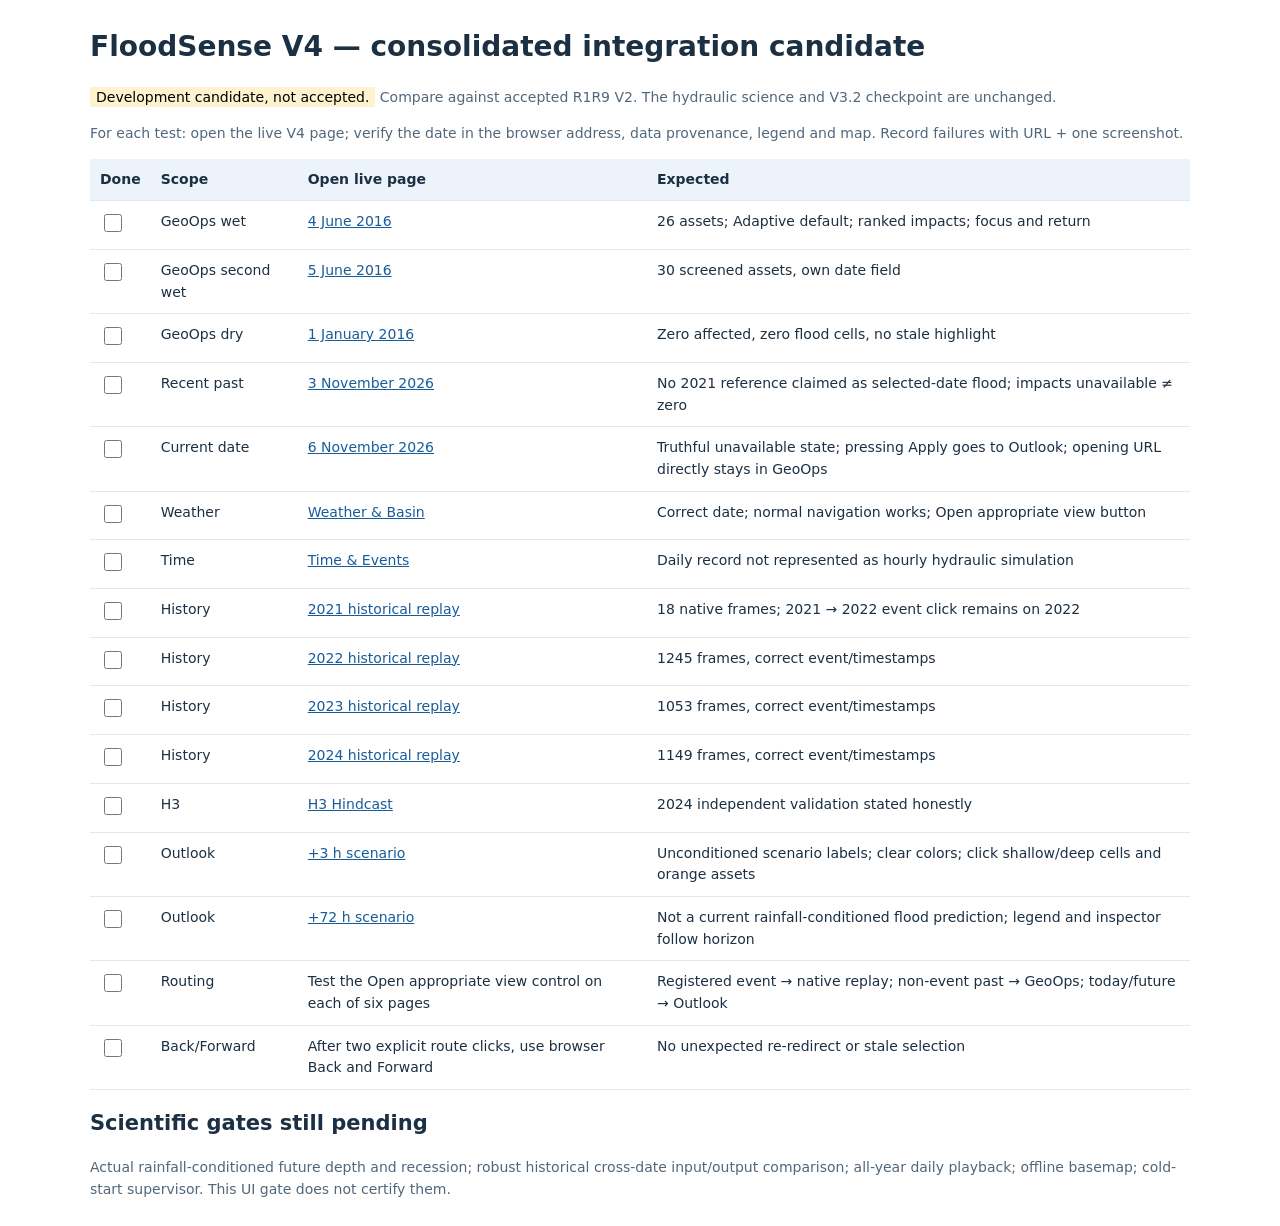
<file: checkpoint/overrides/fs-v4-review.html>
<!doctype html><html lang="en"><meta charset="utf-8"><title>FloodSense V4.3 integration visual QA</title>
<style>body{font:14px/1.55 system-ui;margin:25px auto;max-width:1100px;padding:0 20px;color:#1c3043}table{border-collapse:collapse;width:100%}th,td{padding:10px;border-bottom:1px solid #e1e7ef;vertical-align:top;text-align:left}th{background:#edf3fa}input{width:18px;height:18px}p{color:#52677a}a{color:#195c9a}mark{background:#fff2cf;padding:2px 6px}</style>
<h1>FloodSense V4 — consolidated integration candidate</h1>
<p><mark>Development candidate, not accepted.</mark> Compare against accepted R1R9 V2. The hydraulic science and V3.2 checkpoint are unchanged.</p>
<p>For each test: open the live V4 page; verify the date in the browser address, data provenance, legend and map. Record failures with URL + one screenshot.</p>
<table><tr><th>Done</th><th>Scope</th><th>Open live page</th><th>Expected</th></tr>
<tr><td><input type="checkbox"></td><td>GeoOps wet</td><td><a href="/?udate=2016-06-04" target="_blank">4 June 2016</a></td><td>26 assets; Adaptive default; ranked impacts; focus and return</td></tr>
<tr><td><input type="checkbox"></td><td>GeoOps second wet</td><td><a href="/?udate=2016-06-05" target="_blank">5 June 2016</a></td><td>30 screened assets, own date field</td></tr>
<tr><td><input type="checkbox"></td><td>GeoOps dry</td><td><a href="/?udate=2016-01-01" target="_blank">1 January 2016</a></td><td>Zero affected, zero flood cells, no stale highlight</td></tr>
<tr><td><input type="checkbox"></td><td>Recent past</td><td><a href="/?udate=2026-11-03" target="_blank">3 November 2026</a></td><td>No 2021 reference claimed as selected-date flood; impacts unavailable ≠ zero</td></tr>
<tr><td><input type="checkbox"></td><td>Current date</td><td><a href="/?udate=2026-11-06" target="_blank">6 November 2026</a></td><td>Truthful unavailable state; pressing Apply goes to Outlook; opening URL directly stays in GeoOps</td></tr>
<tr><td><input type="checkbox"></td><td>Weather</td><td><a href="/weather.html?udate=2016-06-04" target="_blank">Weather & Basin</a></td><td>Correct date; normal navigation works; Open appropriate view button</td></tr>
<tr><td><input type="checkbox"></td><td>Time</td><td><a href="/time.html?udate=2016-06-04" target="_blank">Time & Events</a></td><td>Daily record not represented as hourly hydraulic simulation</td></tr>
<tr><td><input type="checkbox"></td><td>History</td><td><a href="/history.html?event=EV2021_JUL&amp;udate=2021-07-22" target="_blank">2021 historical replay</a></td><td>18 native frames; 2021 → 2022 event click remains on 2022</td></tr>
<tr><td><input type="checkbox"></td><td>History</td><td><a href="/history.html?event=EV2022_JUL&amp;udate=2022-07-12" target="_blank">2022 historical replay</a></td><td>1245 frames, correct event/timestamps</td></tr>
<tr><td><input type="checkbox"></td><td>History</td><td><a href="/history.html?event=EV2023_JUL&amp;udate=2023-07-19" target="_blank">2023 historical replay</a></td><td>1053 frames, correct event/timestamps</td></tr>
<tr><td><input type="checkbox"></td><td>History</td><td><a href="/history.html?event=EV2024_JUL&amp;udate=2024-07-14" target="_blank">2024 historical replay</a></td><td>1149 frames, correct event/timestamps</td></tr>
<tr><td><input type="checkbox"></td><td>H3</td><td><a href="/hindcast.html?udate=2024-07-14" target="_blank">H3 Hindcast</a></td><td>2024 independent validation stated honestly</td></tr>
<tr><td><input type="checkbox"></td><td>Outlook</td><td><a href="/outlook.html?udate=2026-11-06&amp;h=3" target="_blank">+3 h scenario</a></td><td>Unconditioned scenario labels; clear colors; click shallow/deep cells and orange assets</td></tr>
<tr><td><input type="checkbox"></td><td>Outlook</td><td><a href="/outlook.html?udate=2026-11-06&amp;h=72" target="_blank">+72 h scenario</a></td><td>Not a current rainfall-conditioned flood prediction; legend and inspector follow horizon</td></tr>
<tr><td><input type="checkbox"></td><td>Routing</td><td>Test the Open appropriate view control on each of six pages</td><td>Registered event → native replay; non-event past → GeoOps; today/future → Outlook</td></tr>
<tr><td><input type="checkbox"></td><td>Back/Forward</td><td>After two explicit route clicks, use browser Back and Forward</td><td>No unexpected re-redirect or stale selection</td></tr>
</table>
<h2>Scientific gates still pending</h2><p>Actual rainfall-conditioned future depth and recession; robust historical cross-date input/output comparison; all-year daily playback; offline basemap; cold-start supervisor. This UI gate does not certify them.</p>
</html>
</file>
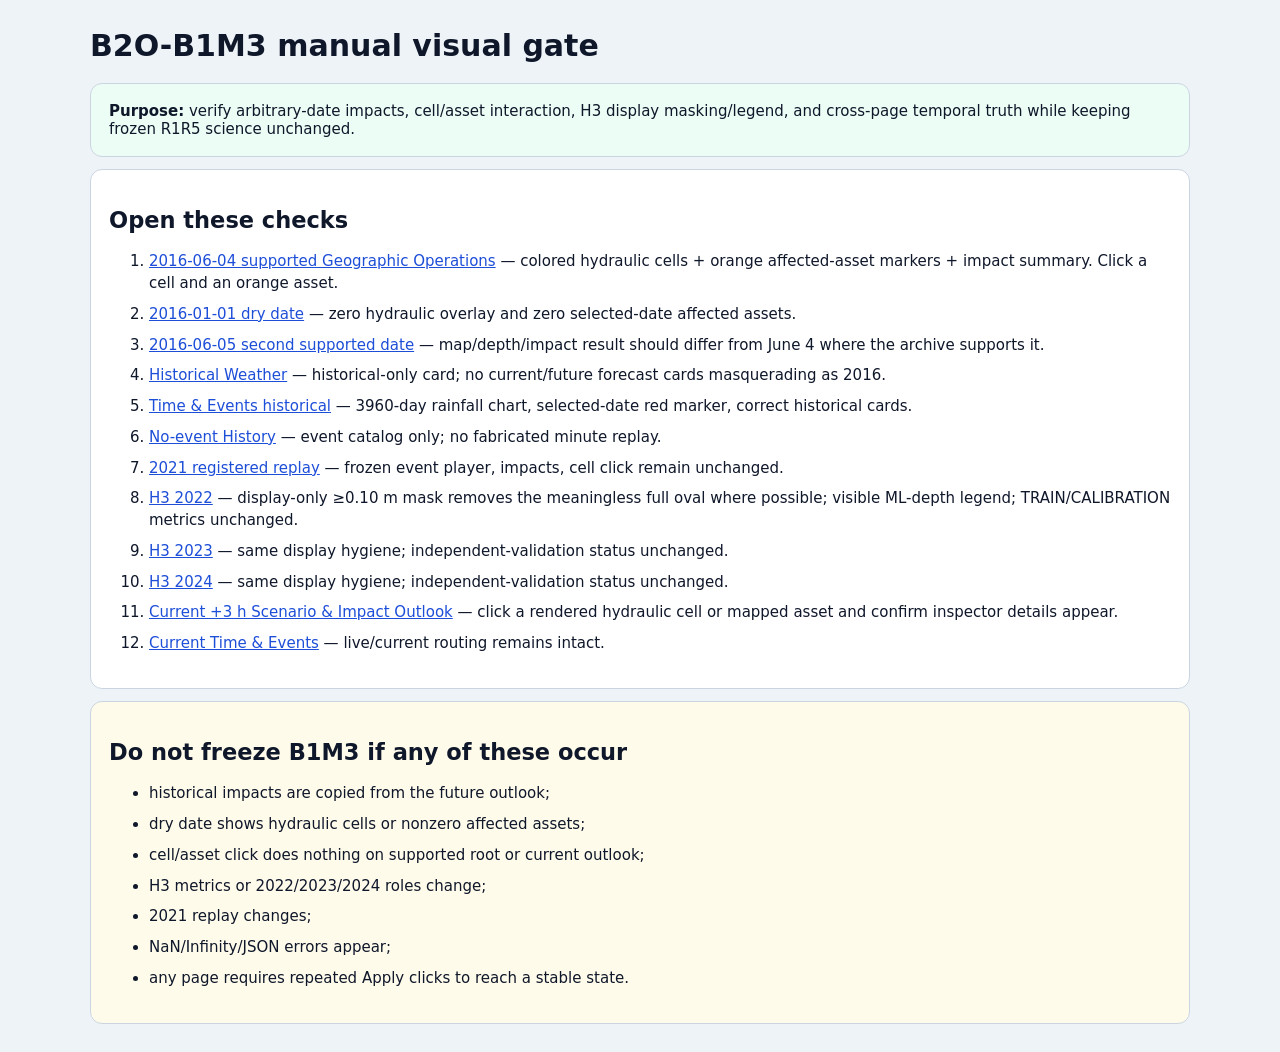
<file: portal_parent/app/b1m3_gate.html>
<!doctype html><html><head><meta charset="utf-8"><title>FloodSense B1M3 Visual Gate</title><style>body{font:15px system-ui;margin:0;background:#eef3f8;color:#0f172a}.w{max-width:1100px;margin:28px auto;padding:0 18px}.c{background:#fff;border:1px solid #cbd5e1;border-radius:12px;padding:18px;margin:12px 0}a{color:#1d4ed8}.ok{background:#ecfdf5}.warn{background:#fffbeb}li{margin:9px 0;line-height:1.45}code{background:#e2e8f0;padding:2px 5px;border-radius:4px}</style></head><body><div class="w"><h1>B2O-B1M3 manual visual gate</h1><div class="c ok"><b>Purpose:</b> verify arbitrary-date impacts, cell/asset interaction, H3 display masking/legend, and cross-page temporal truth while keeping frozen R1R5 science unchanged.</div><div class="c"><h2>Open these checks</h2><ol>
<li><a href="/?udate=2016-06-04">2016-06-04 supported Geographic Operations</a> — colored hydraulic cells + orange affected-asset markers + impact summary. Click a cell and an orange asset.</li>
<li><a href="/?udate=2016-01-01">2016-01-01 dry date</a> — zero hydraulic overlay and zero selected-date affected assets.</li>
<li><a href="/?udate=2016-06-05">2016-06-05 second supported date</a> — map/depth/impact result should differ from June 4 where the archive supports it.</li>
<li><a href="/weather.html?udate=2016-06-04">Historical Weather</a> — historical-only card; no current/future forecast cards masquerading as 2016.</li>
<li><a href="/time.html?udate=2016-06-04">Time & Events historical</a> — 3960-day rainfall chart, selected-date red marker, correct historical cards.</li>
<li><a href="/history.html?udate=2016-06-04">No-event History</a> — event catalog only; no fabricated minute replay.</li>
<li><a href="/history.html?event=EV2021_JUL&udate=2021-07-22">2021 registered replay</a> — frozen event player, impacts, cell click remain unchanged.</li>
<li><a href="/hindcast.html?udate=2022-07-12">H3 2022</a> — display-only ≥0.10 m mask removes the meaningless full oval where possible; visible ML-depth legend; TRAIN/CALIBRATION metrics unchanged.</li>
<li><a href="/hindcast.html?udate=2023-07-19">H3 2023</a> — same display hygiene; independent-validation status unchanged.</li>
<li><a href="/hindcast.html?udate=2024-07-14">H3 2024</a> — same display hygiene; independent-validation status unchanged.</li>
<li><a href="/outlook.html?h=3&udate=2026-11-03">Current +3 h Scenario & Impact Outlook</a> — click a rendered hydraulic cell or mapped asset and confirm inspector details appear.</li>
<li><a href="/time.html?udate=2026-11-03">Current Time & Events</a> — live/current routing remains intact.</li></ol></div><div class="c warn"><h2>Do not freeze B1M3 if any of these occur</h2><ul><li>historical impacts are copied from the future outlook;</li><li>dry date shows hydraulic cells or nonzero affected assets;</li><li>cell/asset click does nothing on supported root or current outlook;</li><li>H3 metrics or 2022/2023/2024 roles change;</li><li>2021 replay changes;</li><li>NaN/Infinity/JSON errors appear;</li><li>any page requires repeated Apply clicks to reach a stable state.</li></ul></div></div></body></html>
</file>
